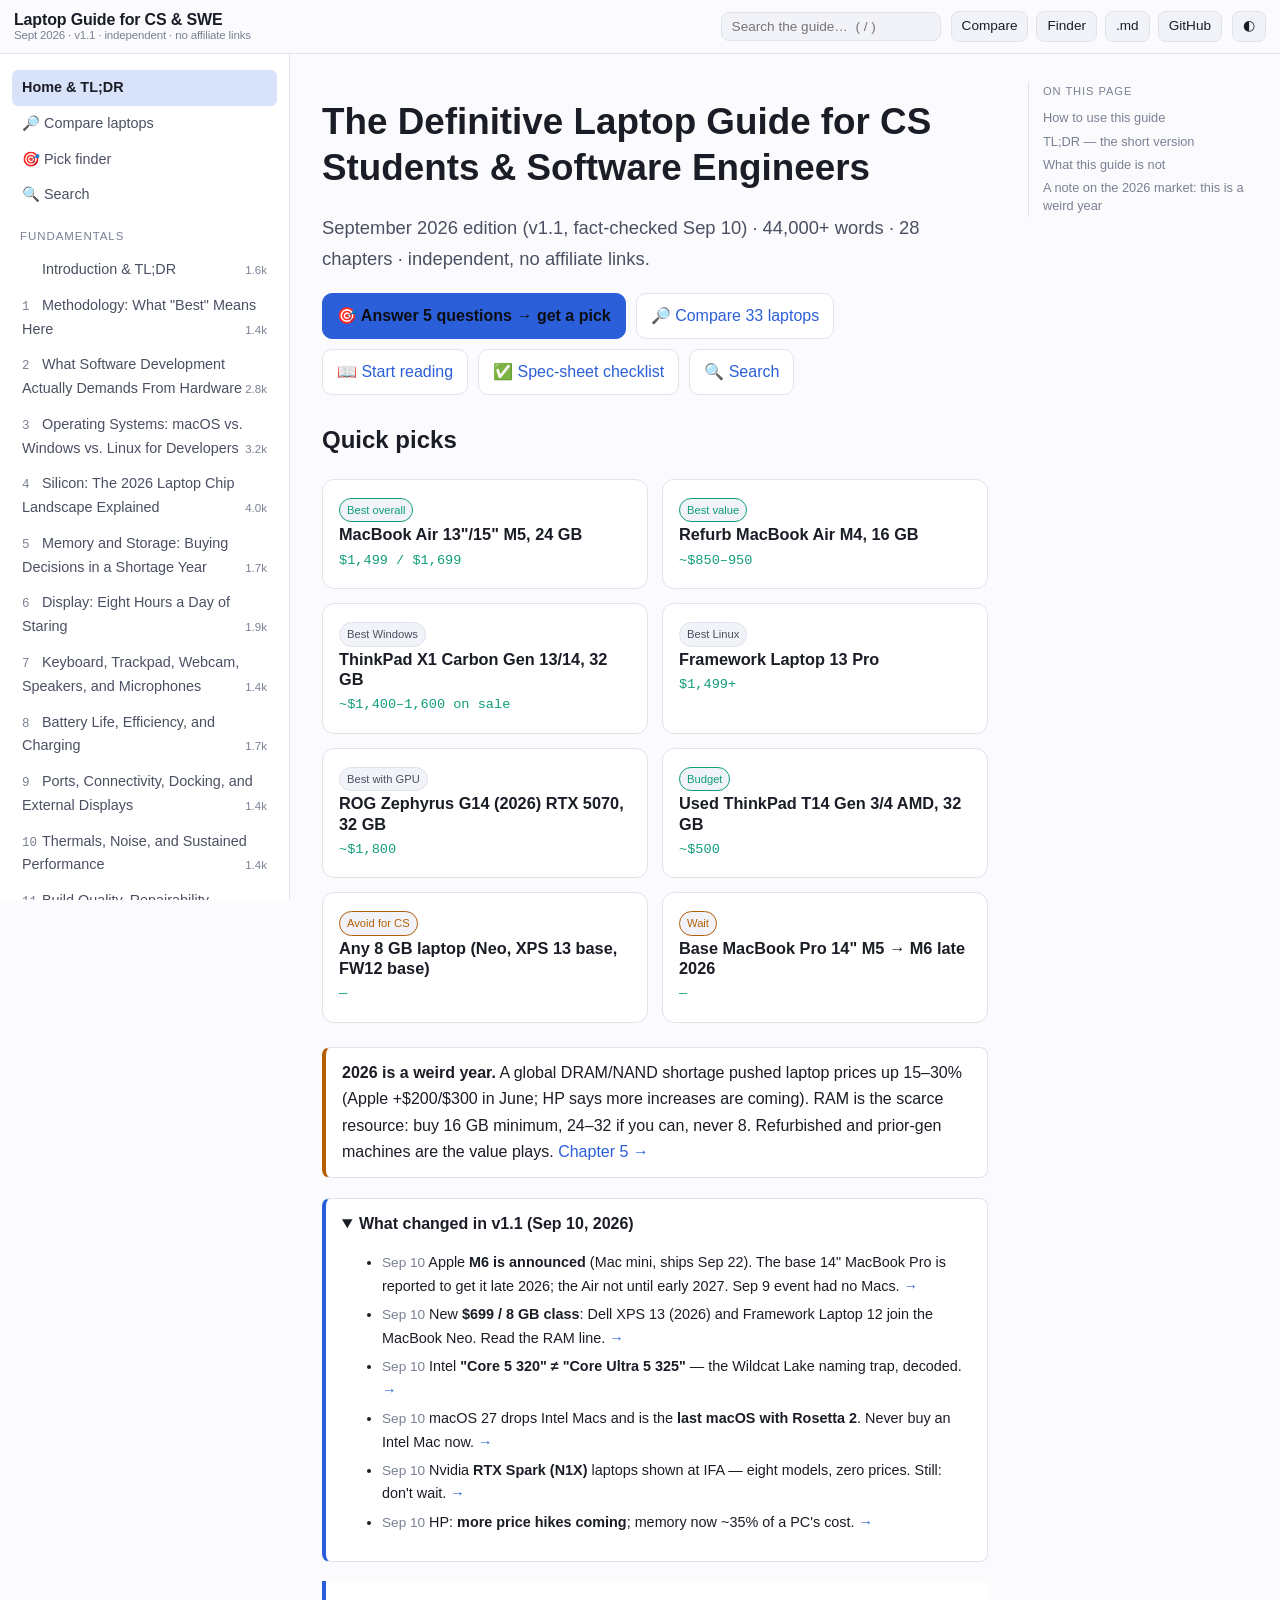
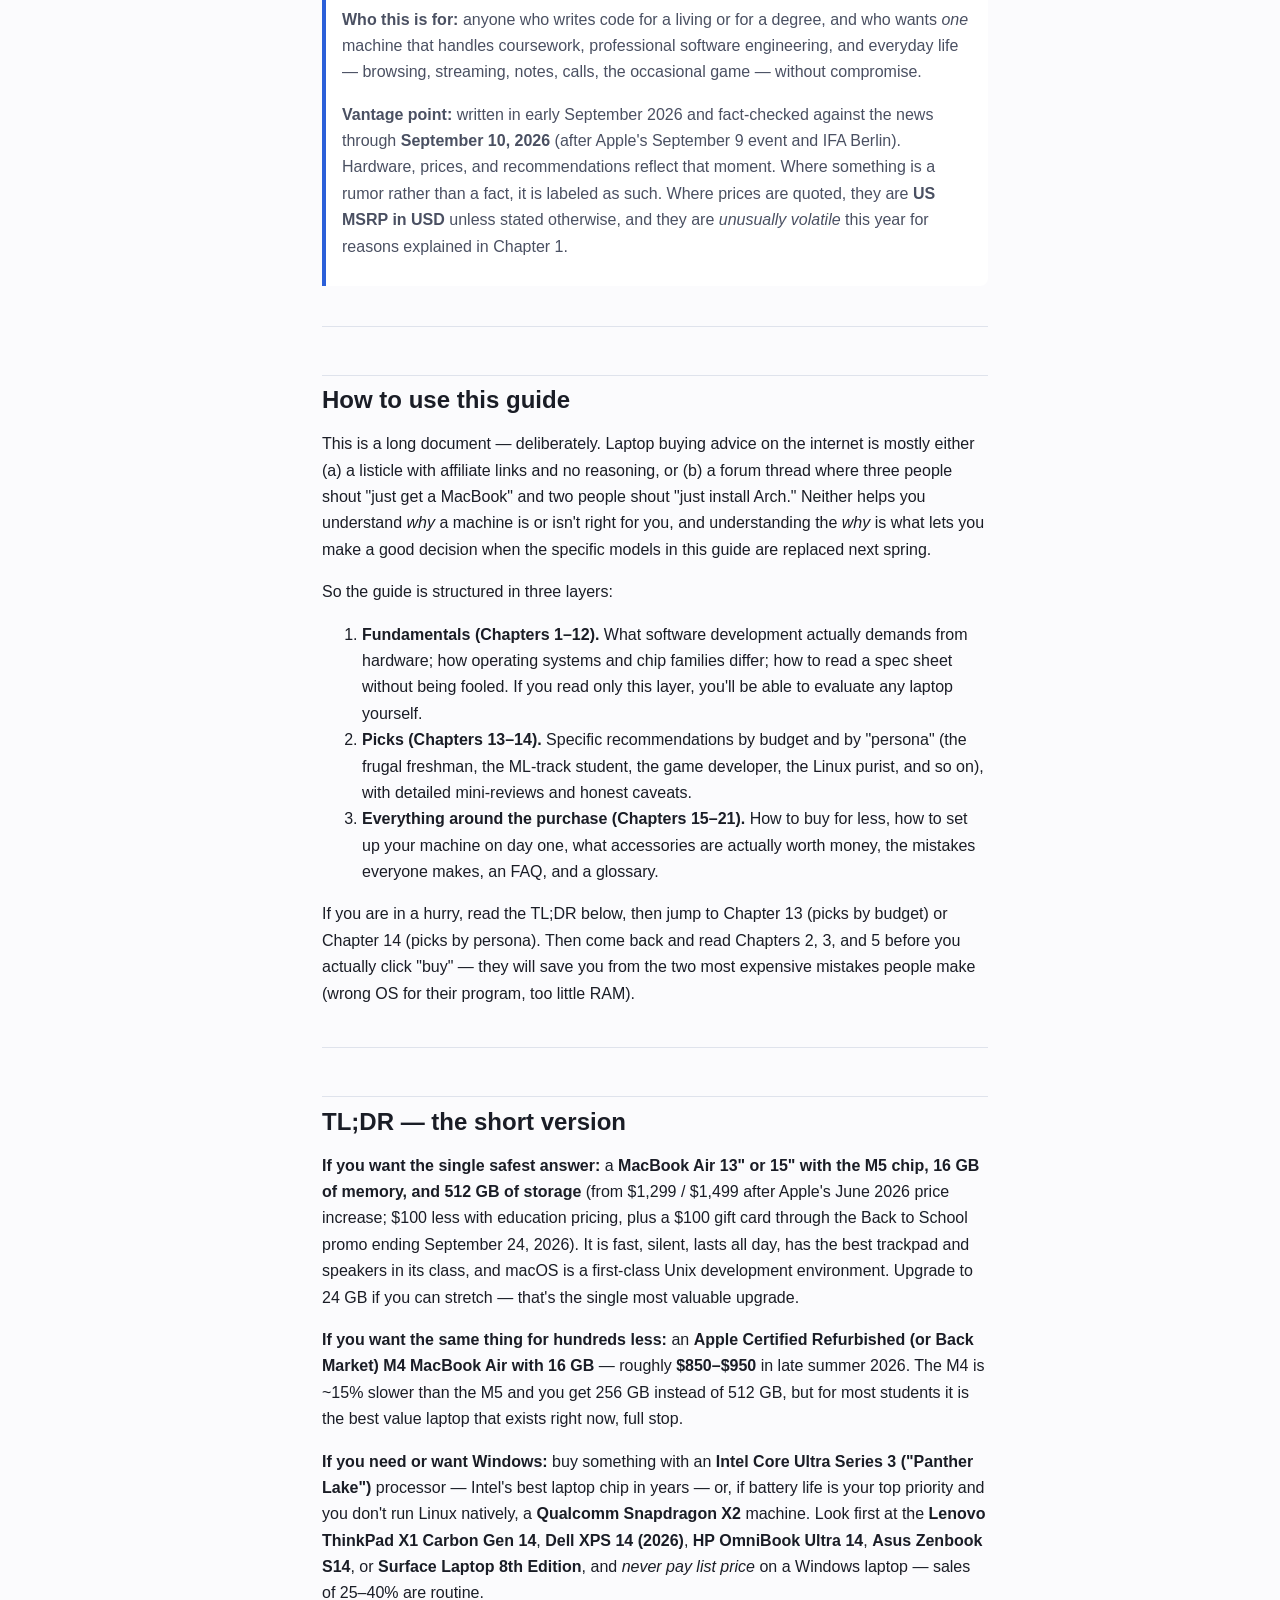
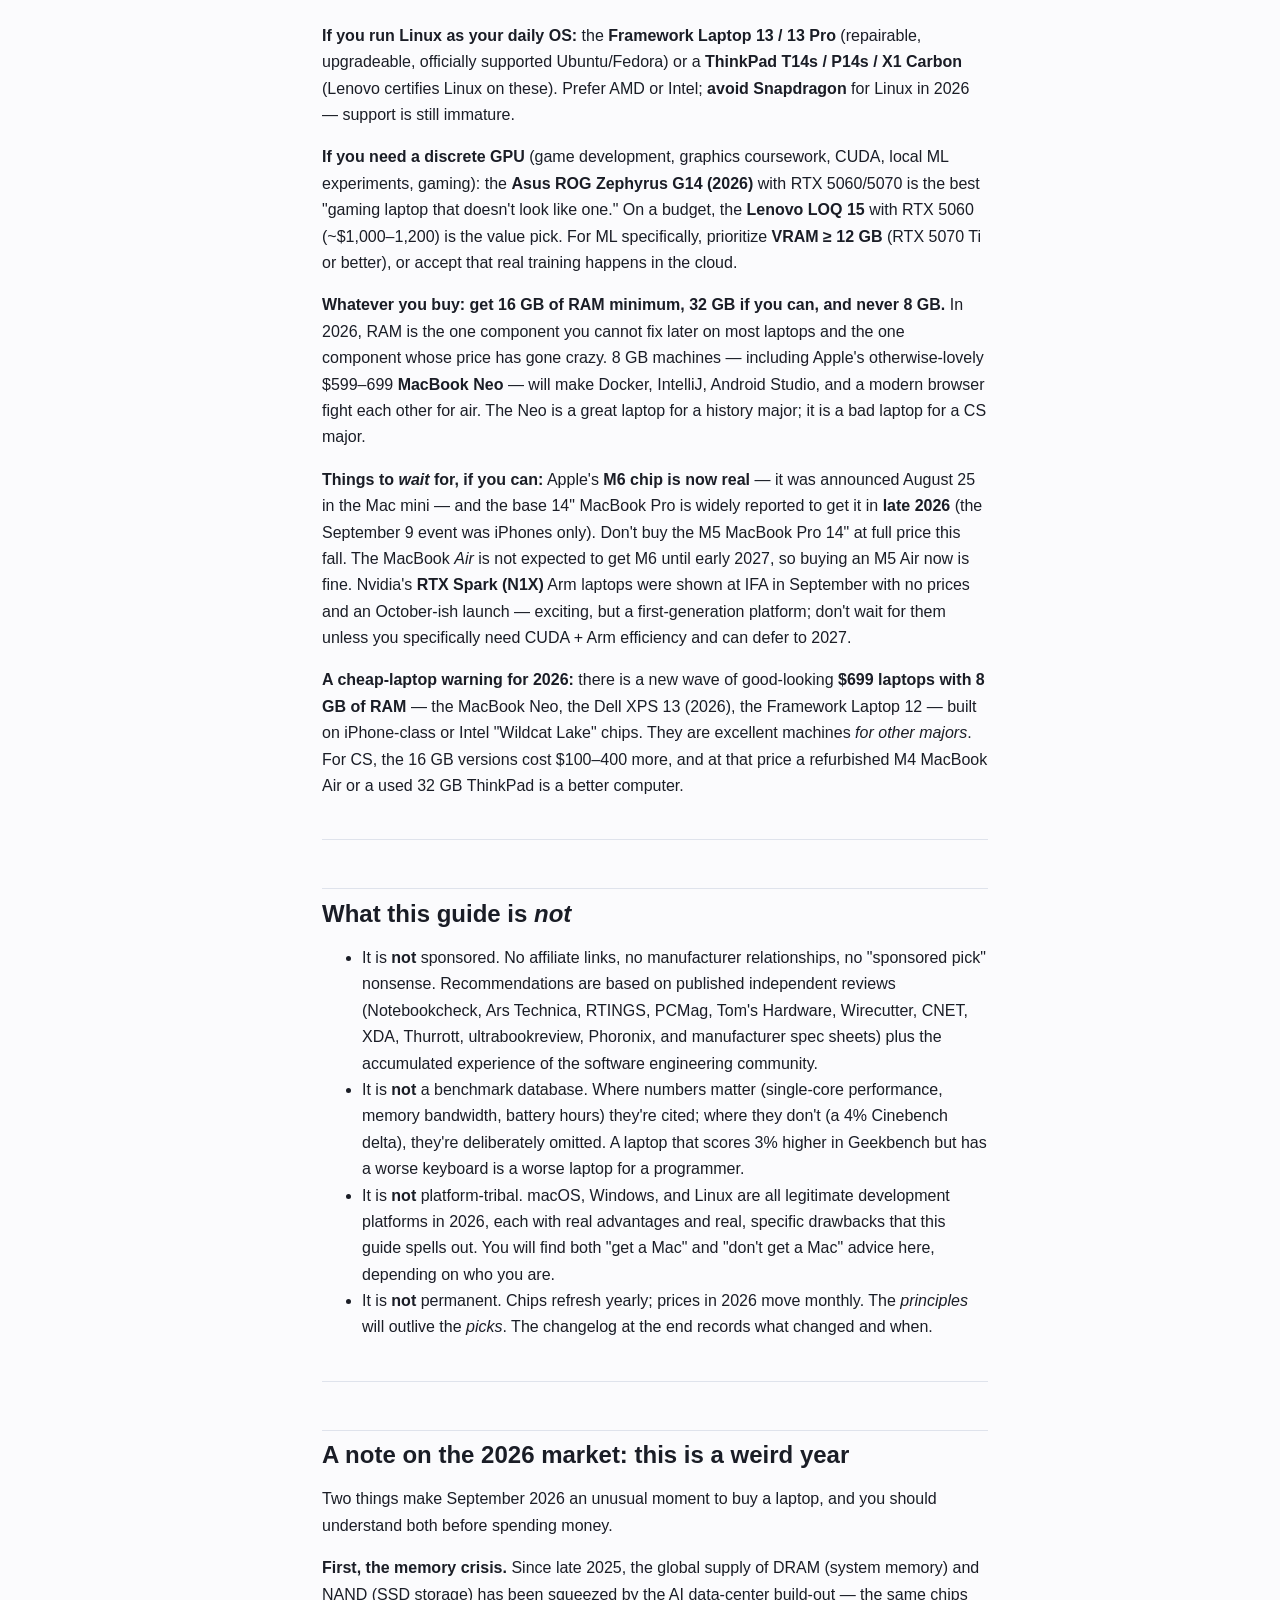
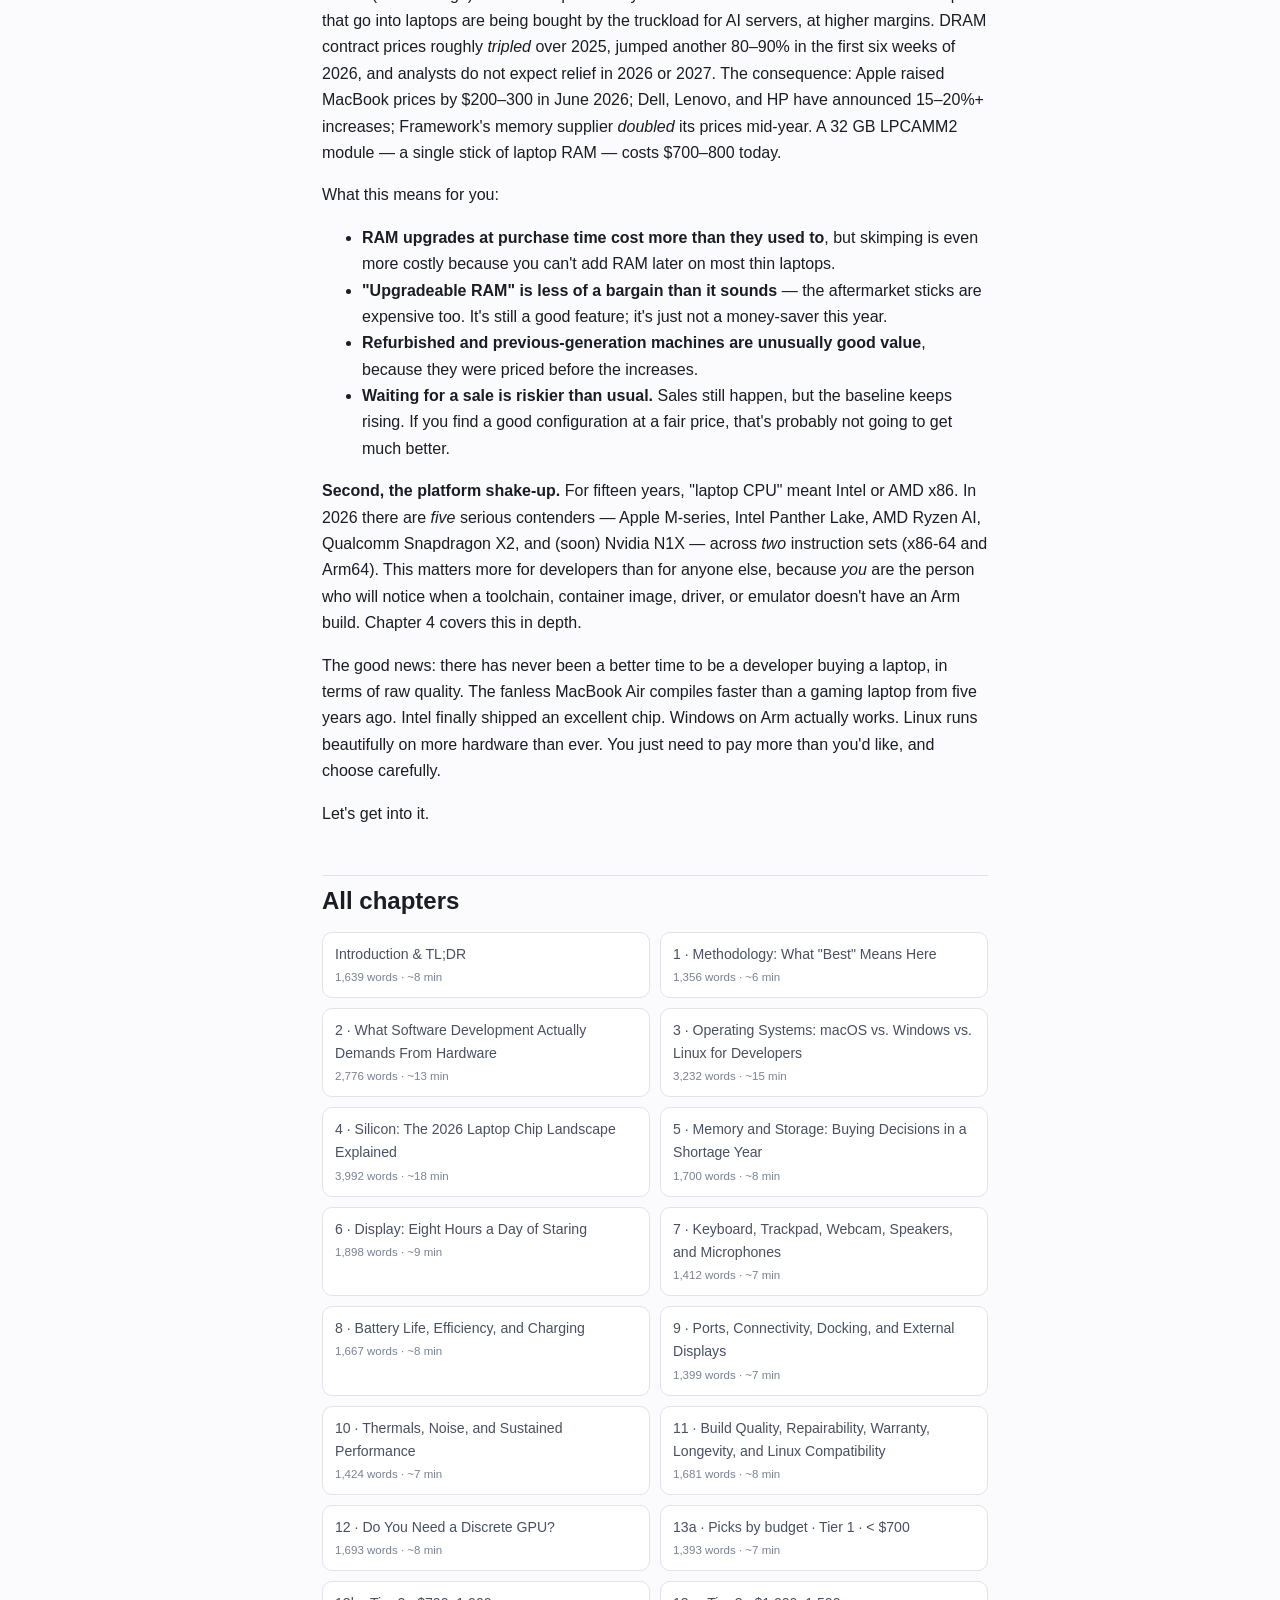
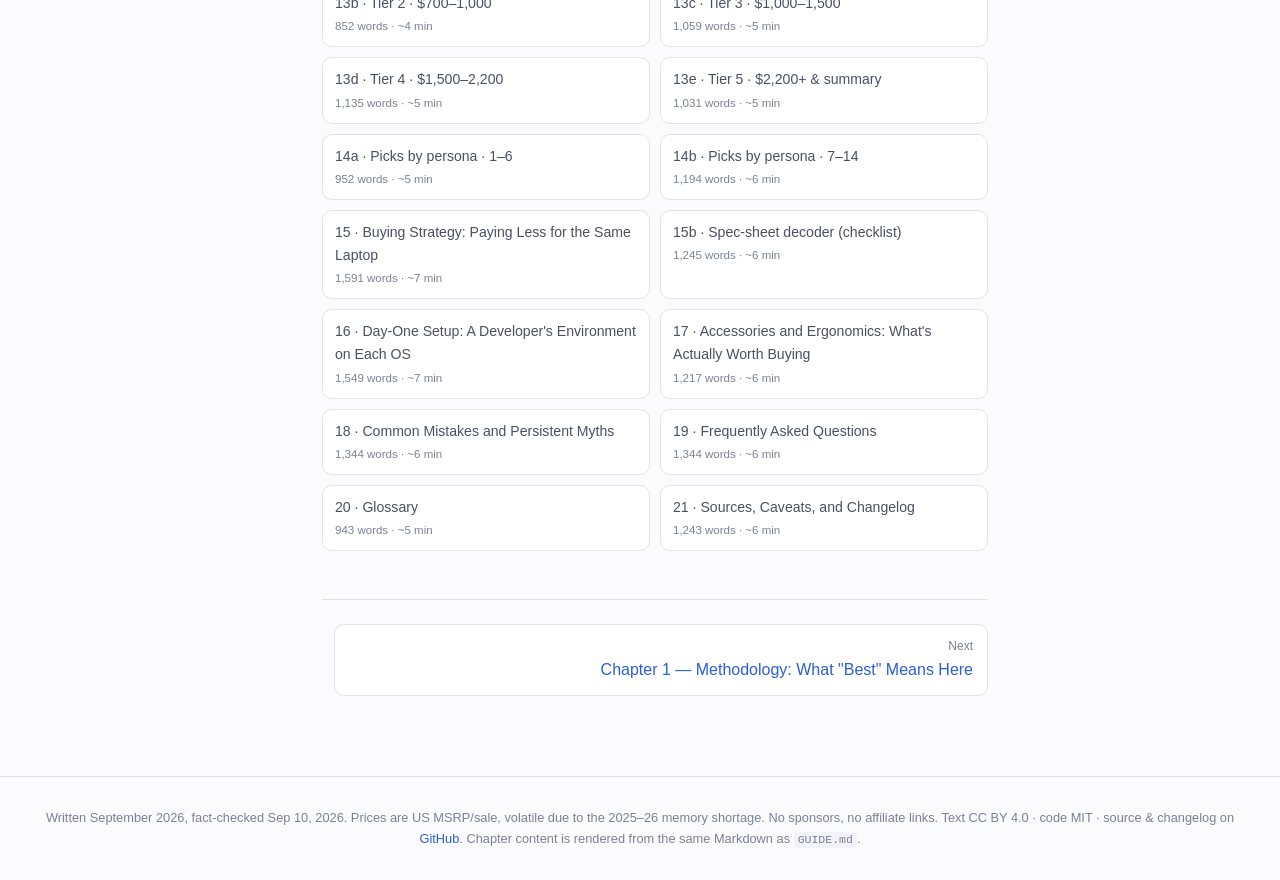
<file: index.html>
<!doctype html>
<html lang="en" data-theme="dark">
<head>
<meta charset="utf-8">
<meta name="viewport" content="width=device-width,initial-scale=1">
<title>The Definitive Laptop Guide for CS Students & Software Engineers (2026)</title>
<meta name="description" content="A 44,000-word, independent, in-depth guide to choosing a laptop for computer science study, software engineering, and daily use — September 2026 edition. Picks by budget and persona, interactive comparison of 33 laptops, no affiliate links.">
<meta name="color-scheme" content="dark light">
<meta name="theme-color" content="#0f1115">
<meta property="og:title" content="The Definitive Laptop Guide for CS Students & Software Engineers (2026)">
<meta property="og:description" content="Fundamentals, silicon deep dive, OS comparison, picks by budget and persona, interactive comparison tool. Independent, no affiliate links.">
<meta property="og:type" content="website">
<meta property="og:image" content="https://gorg667.github.io/laptop-research/og.svg">
<meta property="og:url" content="https://gorg667.github.io/laptop-research/">
<meta name="twitter:card" content="summary_large_image">
<link rel="canonical" href="https://gorg667.github.io/laptop-research/">
<link rel="icon" href="data:image/svg+xml,%3Csvg xmlns='http://www.w3.org/2000/svg' viewBox='0 0 100 100'%3E%3Crect width='100' height='100' rx='18' fill='%237aa2ff'/%3E%3Ctext x='50' y='68' font-size='58' text-anchor='middle' fill='%230f1115' font-family='monospace' font-weight='700'%3E%3E_%3C/text%3E%3C/svg%3E">
<link rel="stylesheet" href="css/style.css">
<script type="application/ld+json">
{"@context":"https://schema.org","@type":"Article","headline":"The Definitive Laptop Guide for CS Students & Software Engineers (September 2026 Edition)","datePublished":"2026-09-06","dateModified":"2026-09-10","author":{"@type":"Organization","name":"laptop-research"},"license":"https://creativecommons.org/licenses/by/4.0/","isAccessibleForFree":true}
</script>
</head>
<body>
<a class="skip" href="#app">Skip to content</a>
<header class="topbar">
  <button id="menuBtn" aria-label="Open chapter menu" aria-controls="side" aria-expanded="false">☰</button>
  <a class="brand" href="#/">Laptop Guide for CS &amp; SWE <small>Sept 2026 · v1.1 · independent · no affiliate links</small></a>
  <div class="spacer"></div>
  <form class="search" id="searchForm" role="search" autocomplete="off">
    <input id="searchBox" type="search" placeholder="Search the guide…  ( / )" aria-label="Search the guide">
  </form>
  <nav class="topnav" aria-label="Tools">
    <a class="btn" href="#/compare">Compare</a>
    <a class="btn" href="#/finder">Finder</a>
    <a class="btn hide-sm" href="GUIDE.md" id="mdLink" title="Full guide as a single Markdown file">.md</a>
    <a class="btn hide-sm" href="https://github.com/gorg667/laptop-research" target="_blank" rel="noopener">GitHub</a>
  </nav>
  <button id="themeBtn" aria-label="Toggle light/dark theme" title="Toggle theme">◐</button>
</header>

<div class="wrap">
  <nav class="side" id="side" aria-label="Chapters">
    <a href="#/" data-route="/">Home &amp; TL;DR</a>
    <a href="#/compare" data-route="/compare">🔎 Compare laptops</a>
    <a href="#/finder" data-route="/finder">🎯 Pick finder</a>
    <a href="#/search" data-route="/search" class="hide-lg">🔍 Search</a>
    <div class="grp">Fundamentals</div>
    <div id="navFund"></div>
    <div class="grp">The Picks</div>
    <div id="navPicks"></div>
    <div class="grp">Around the purchase</div>
    <div id="navRest"></div>
    <div class="grp">About</div>
    <a href="#/about" data-route="/about">Methodology, license, changelog</a>
  </nav>

  <main id="main">
    <article id="app" tabindex="-1"><p class="meta">Loading…</p>
      <noscript><p><b>This site needs JavaScript</b> to render the chapters. The complete guide is also available as plain Markdown: <a href="GUIDE.md">GUIDE.md</a>, or browse the <a href="content/">chapter files</a>.</p></noscript>
    </article>
    <aside class="toc" id="toc" aria-label="On this page"></aside>
  </main>
</div>

<button id="topBtn" aria-label="Back to top" title="Back to top">↑</button>

<footer>
  Written September 2026, fact-checked Sep 10, 2026. Prices are US MSRP/sale, volatile due to the 2025–26 memory shortage. No sponsors, no affiliate links.
  Text CC BY 4.0 · code MIT · source &amp; changelog on <a href="https://github.com/gorg667/laptop-research">GitHub</a>. Chapter content is rendered from the same Markdown as <code>GUIDE.md</code>.
</footer>

<script src="js/vendor/marked.min.js"></script>
<script src="js/tools.js"></script>
<script src="js/search.js"></script>
<script src="js/app.js"></script>
</body>
</html>
</file>
<file: css/style.css>
:root{
  --bg:#0f1115;--bg2:#161a22;--bg3:#1d2230;--fg:#e6e8ee;--fg2:#a9b0c0;--fg3:#7c8497;
  --accent:#7aa2ff;--accent2:#5ce0b8;--warn:#ffb86b;--danger:#ff7b8a;--border:#2a3040;
  --mono:ui-monospace,SFMono-Regular,Menlo,Consolas,monospace;
  --sans:-apple-system,BlinkMacSystemFont,"Segoe UI",Inter,Roboto,Helvetica,Arial,sans-serif;
  --maxw:820px;--sidew:290px;--tocw:220px;--topbar:54px;
}
[data-theme="light"]{
  --bg:#fbfbfd;--bg2:#ffffff;--bg3:#f1f3f8;--fg:#1a1d26;--fg2:#4a5062;--fg3:#7a8194;
  --accent:#2b5fd9;--accent2:#0f9d7a;--warn:#b45f06;--danger:#c72e46;--border:#dfe3ec;
}
*{box-sizing:border-box}
html{scroll-behavior:smooth}
@media (prefers-reduced-motion:reduce){html{scroll-behavior:auto}*{transition:none!important}}
body{margin:0;background:var(--bg);color:var(--fg);font:16px/1.65 var(--sans);-webkit-font-smoothing:antialiased}
a{color:var(--accent);text-decoration:none}a:hover{text-decoration:underline}
:focus-visible{outline:2px solid var(--accent);outline-offset:2px;border-radius:4px}
code,pre{font-family:var(--mono);font-size:.9em}
pre{background:var(--bg3);border:1px solid var(--border);border-radius:8px;padding:14px;overflow:auto}
code:not(pre code){background:var(--bg3);padding:.1em .35em;border-radius:4px}
blockquote{margin:1em 0;padding:.6em 1em;border-left:4px solid var(--accent);background:var(--bg2);border-radius:0 8px 8px 0;color:var(--fg2)}
hr{border:0;border-top:1px solid var(--border);margin:2.5em 0}
img{max-width:100%}
mark{background:color-mix(in srgb,var(--warn) 35%,transparent);color:inherit;border-radius:3px;padding:0 2px}
h1,h2,h3,h4{line-height:1.25;scroll-margin-top:calc(var(--topbar) + 16px)}
h1{font-size:2rem;margin:.2em 0 .6em}h2{font-size:1.5rem;margin:2em 0 .6em;padding-top:.4em;border-top:1px solid var(--border)}
h3{font-size:1.15rem;margin:1.6em 0 .5em}h4{font-size:1rem;margin:1.2em 0 .4em;color:var(--fg2)}
h2 .anchor,h3 .anchor{opacity:0;margin-left:.3em;font-weight:400;color:var(--fg3);font-size:.8em}
h2:hover .anchor,h3:hover .anchor{opacity:1}
table{border-collapse:collapse;width:100%;margin:1.2em 0;font-size:.92em}
th,td{border:1px solid var(--border);padding:.5em .7em;text-align:left;vertical-align:top}
th{background:var(--bg3);position:sticky;top:0}
tr:nth-child(even) td{background:color-mix(in srgb,var(--bg2) 60%,transparent)}
.tbl{overflow:auto;border:1px solid var(--border);border-radius:10px;margin:1.2em 0}
.tbl table{margin:0}
.skip{position:absolute;left:-999px;top:8px;background:var(--accent);color:#000;padding:8px 12px;border-radius:6px;z-index:100}
.skip:focus{left:8px}

/* layout */
.topbar{position:sticky;top:0;z-index:50;height:var(--topbar);background:color-mix(in srgb,var(--bg) 88%,transparent);backdrop-filter:blur(10px);border-bottom:1px solid var(--border);display:flex;align-items:center;gap:10px;padding:0 14px}
.topbar .brand{font-weight:700;letter-spacing:-.01em;color:var(--fg);white-space:nowrap;line-height:1.15}
.topbar .brand:hover{text-decoration:none}
.topbar .brand small{display:block;font-weight:400;color:var(--fg3);font-size:.72rem}
.topbar .spacer{flex:1}
.topbar button,.topbar a.btn{background:var(--bg3);color:var(--fg);border:1px solid var(--border);border-radius:8px;padding:6px 10px;cursor:pointer;font-size:.85rem;white-space:nowrap;line-height:1.2}
.topbar button:hover,.topbar a.btn:hover{border-color:var(--accent);text-decoration:none}
.topnav{display:flex;gap:8px}
.search{display:flex}
.search input{background:var(--bg3);color:var(--fg);border:1px solid var(--border);border-radius:8px;padding:6px 10px;font-size:.85rem;width:220px}
.search input:focus{border-color:var(--accent);outline:none;width:280px}
#menuBtn{display:none}
.wrap{display:grid;grid-template-columns:var(--sidew) 1fr;min-height:calc(100vh - var(--topbar))}
nav.side{border-right:1px solid var(--border);background:var(--bg2);padding:16px 12px;position:sticky;top:var(--topbar);height:calc(100vh - var(--topbar));overflow:auto}
nav.side .grp{font-size:.72rem;text-transform:uppercase;letter-spacing:.08em;color:var(--fg3);margin:14px 8px 6px}
nav.side a{display:block;padding:6px 10px;border-radius:6px;color:var(--fg2);font-size:.9rem}
nav.side a:hover{background:var(--bg3);text-decoration:none;color:var(--fg)}
nav.side a.active{background:color-mix(in srgb,var(--accent) 18%,transparent);color:var(--fg);font-weight:600}
nav.side .words{float:right;color:var(--fg3);font-size:.72rem;margin-top:3px}
nav.side .n{display:inline-block;width:1.6em;color:var(--fg3);font-size:.78rem;font-family:var(--mono)}
.hide-lg{display:none}
main{padding:28px 32px 80px;width:100%;margin:0 auto;display:grid;grid-template-columns:minmax(0,var(--maxw)) var(--tocw);gap:40px;max-width:calc(var(--maxw) + var(--tocw) + 104px)}
article{max-width:var(--maxw);min-width:0}
article:focus{outline:none}
.toc{position:sticky;top:calc(var(--topbar) + 24px);align-self:start;font-size:.8rem;max-height:calc(100vh - var(--topbar) - 48px);overflow:auto;padding-left:14px;border-left:1px solid var(--border)}
.toc:empty{display:none}
.toc .t{font-size:.7rem;text-transform:uppercase;letter-spacing:.08em;color:var(--fg3);margin-bottom:6px}
.toc a{display:block;color:var(--fg3);padding:3px 0;line-height:1.35}
.toc a.l3{padding-left:12px;font-size:.75rem}
.toc a:hover,.toc a.active{color:var(--fg);text-decoration:none}
.toc a.active{font-weight:600;color:var(--accent)}
.pager{display:flex;justify-content:space-between;gap:12px;margin-top:3em;padding-top:1.5em;border-top:1px solid var(--border)}
.pager a{flex:1;padding:12px 14px;border:1px solid var(--border);border-radius:10px;background:var(--bg2)}
.pager a small{display:block;color:var(--fg3);font-size:.75rem}
.pager a.next{text-align:right}
.meta{color:var(--fg3);font-size:.85rem;margin-bottom:1em}
.progress{position:fixed;left:0;top:0;height:3px;background:var(--accent);width:0;z-index:60;transition:width .1s linear}
#topBtn{position:fixed;right:18px;bottom:18px;width:40px;height:40px;border-radius:50%;border:1px solid var(--border);background:var(--bg2);color:var(--fg);cursor:pointer;opacity:0;pointer-events:none;transition:opacity .2s;z-index:45;font-size:1.1rem}
#topBtn.show{opacity:1;pointer-events:auto}

/* home */
.hero{padding:10px 0 20px}
.hero h1{font-size:2.3rem}
.hero p.lead{font-size:1.15rem;color:var(--fg2)}
.hero .btns{display:flex;flex-wrap:wrap;gap:10px}
.hero .btns a{padding:9px 14px;border-radius:10px;border:1px solid var(--border);background:var(--bg2)}
.hero .btns a.primary{background:var(--accent);color:#0b0d12;border-color:var(--accent);font-weight:600}
.hero .btns a:hover{text-decoration:none;border-color:var(--accent)}
.cards{display:grid;grid-template-columns:repeat(auto-fill,minmax(230px,1fr));gap:14px;margin:1.5em 0}
.card{background:var(--bg2);border:1px solid var(--border);border-radius:12px;padding:16px;display:block;color:inherit}
.card:hover{border-color:var(--accent);text-decoration:none}
.card h3{margin:0 0 .3em;font-size:1.02rem}
.card p{margin:0;color:var(--fg2);font-size:.9rem}
.card .price{color:var(--accent2);font-family:var(--mono);font-size:.85rem}
.badge{display:inline-block;font-size:.7rem;padding:2px 7px;border-radius:999px;background:var(--bg3);border:1px solid var(--border);color:var(--fg2);margin:2px 4px 2px 0}
.badge.warn{border-color:var(--warn);color:var(--warn)}
.badge.good{border-color:var(--accent2);color:var(--accent2)}
.callout{background:var(--bg2);border:1px solid var(--border);border-left:4px solid var(--warn);border-radius:8px;padding:12px 16px;margin:1.2em 0}
.callout.info{border-left-color:var(--accent)}
.chapters{display:grid;grid-template-columns:repeat(auto-fill,minmax(240px,1fr));gap:10px;margin:1em 0 2em}
.chapters a{display:block;padding:10px 12px;border:1px solid var(--border);border-radius:10px;background:var(--bg2);color:var(--fg2);font-size:.88rem}
.chapters a:hover{border-color:var(--accent);text-decoration:none;color:var(--fg)}
.chapters a small{display:block;color:var(--fg3);font-size:.72rem;margin-top:2px}
.whatsnew{font-size:.9rem}
.whatsnew li{margin:.3em 0}

/* compare tool */
.filters{display:grid;grid-template-columns:repeat(auto-fill,minmax(170px,1fr));gap:10px;margin:1em 0;background:var(--bg2);border:1px solid var(--border);border-radius:12px;padding:14px}
.filters label{display:flex;flex-direction:column;font-size:.78rem;color:var(--fg3);gap:4px}
.filters select,.filters input{background:var(--bg3);color:var(--fg);border:1px solid var(--border);border-radius:6px;padding:6px 8px;font-size:.88rem;font-family:inherit}
.filters .chk{flex-direction:row;align-items:center;gap:8px;font-size:.85rem;color:var(--fg2);align-self:end;padding-bottom:6px}
.filters .reset{align-self:end;background:none;border:1px solid var(--border);color:var(--fg2);border-radius:6px;padding:6px 10px;cursor:pointer;font-size:.82rem}
.toolbar{display:flex;justify-content:space-between;align-items:center;flex-wrap:wrap;gap:8px}
.count{color:var(--fg3);font-size:.85rem;margin:.4em 0}
.grid{display:grid;grid-template-columns:repeat(auto-fill,minmax(300px,1fr));gap:14px}
.lp{background:var(--bg2);border:1px solid var(--border);border-radius:12px;padding:16px;display:flex;flex-direction:column;gap:8px;position:relative}
.lp.sel{border-color:var(--accent);box-shadow:0 0 0 1px var(--accent)}
.lp h3{margin:0;font-size:1.02rem;padding-right:70px}
.lp .brand{color:var(--fg3);font-size:.78rem;text-transform:uppercase;letter-spacing:.06em}
.lp .row{display:flex;justify-content:space-between;gap:8px;font-size:.85rem;color:var(--fg2)}
.lp .row b{color:var(--fg)}
.lp .price{font-family:var(--mono);color:var(--accent2)}
.lp .price small{color:var(--fg3)}
.lp .verdict{font-size:.9rem;border-top:1px dashed var(--border);padding-top:8px}
.lp .pc{font-size:.82rem;color:var(--fg2)}
.lp .pc b{color:var(--accent2)}.lp .pc b.c{color:var(--danger)}
.lp .cmp{position:absolute;right:12px;top:12px;font-size:.75rem;display:flex;align-items:center;gap:4px;color:var(--fg3);cursor:pointer;user-select:none}
.lp .cmp input{accent-color:var(--accent)}
.lp .ch{font-size:.78rem}
.stars{font-size:.8rem;color:var(--fg3);display:grid;grid-template-columns:1fr 1fr;gap:2px 10px}
.stars span b{color:var(--warn);letter-spacing:-1px}
.tbl th[data-k]{cursor:pointer;user-select:none;white-space:nowrap}
.tbl th.sorted::after{content:" ▾";color:var(--accent)}
.tbl th.sorted.asc::after{content:" ▴"}
.tbl.wide table{min-width:1100px}
.view-toggle button{background:var(--bg3);color:var(--fg2);border:1px solid var(--border);padding:5px 10px;border-radius:6px;cursor:pointer;font-size:.82rem}
.view-toggle button.on{color:var(--fg);border-color:var(--accent)}
.cmpbar{position:sticky;bottom:0;z-index:30;background:color-mix(in srgb,var(--bg2) 92%,transparent);backdrop-filter:blur(8px);border:1px solid var(--border);border-radius:12px;padding:10px 14px;margin-top:14px;display:flex;align-items:center;gap:10px;flex-wrap:wrap;font-size:.85rem}
.cmpbar .btn{background:var(--accent);color:#0b0d12;border:0;border-radius:8px;padding:7px 12px;font-weight:600;cursor:pointer}
.cmpbar .btn[disabled]{opacity:.4;cursor:default}
.cmpbar .x{background:none;border:1px solid var(--border);color:var(--fg2);border-radius:999px;padding:2px 8px;cursor:pointer;font-size:.75rem}
.sbs{overflow:auto;border:1px solid var(--border);border-radius:10px;margin:1em 0}
.sbs table{margin:0;min-width:600px}
.sbs th:first-child,.sbs td:first-child{position:sticky;left:0;background:var(--bg2);z-index:1;font-weight:600;color:var(--fg2);white-space:nowrap}
.sbs th{background:var(--bg3);position:static}
.sbs td.best{color:var(--accent2);font-weight:600}
.sbs .st b{color:var(--warn);letter-spacing:-1px}

/* quiz */
.quiz{background:var(--bg2);border:1px solid var(--border);border-radius:12px;padding:18px;margin:1em 0}
.quiz .q{margin:.8em 0}
.quiz .q label{display:block;font-weight:600;margin-bottom:6px}
.quiz .opts{display:flex;flex-wrap:wrap;gap:8px}
.quiz .opts button{background:var(--bg3);color:var(--fg2);border:1px solid var(--border);border-radius:999px;padding:6px 12px;cursor:pointer;font-size:.88rem;font-family:inherit}
.quiz .opts button.on{border-color:var(--accent);color:var(--fg);background:color-mix(in srgb,var(--accent) 15%,transparent)}
.quiz .result{margin-top:1em;padding-top:1em;border-top:1px solid var(--border)}
.quiz .actions{display:flex;gap:8px;flex-wrap:wrap;margin-top:.6em}
.quiz .actions button{background:var(--bg3);color:var(--fg2);border:1px solid var(--border);border-radius:8px;padding:6px 12px;cursor:pointer;font-size:.85rem;font-family:inherit}

/* search results */
.hit{padding:12px 0;border-bottom:1px solid var(--border)}
.hit h3{margin:0 0 .2em;font-size:1rem}
.hit p{margin:0;color:var(--fg2);font-size:.9rem}
.hit small{color:var(--fg3)}

footer{color:var(--fg3);font-size:.8rem;padding:30px 32px;border-top:1px solid var(--border);text-align:center}

@media (max-width:1180px){
  main{grid-template-columns:minmax(0,var(--maxw));max-width:calc(var(--maxw) + 64px)}
  .toc{display:none}
}
@media (max-width:900px){
  .wrap{grid-template-columns:1fr}
  nav.side{position:fixed;left:0;top:var(--topbar);width:min(85vw,320px);transform:translateX(-100%);transition:transform .2s;z-index:40;box-shadow:0 0 30px rgba(0,0,0,.4)}
  nav.side.open{transform:none}
  #menuBtn{display:inline-block}
  main{padding:20px 16px 60px}
  .hero h1{font-size:1.7rem}
  .search input{width:150px}.search input:focus{width:170px}
}
@media (max-width:720px){
  .topbar{gap:8px;padding:0 10px}
  .topbar .brand small{display:none}
  .topbar .brand{font-size:.95rem}
  .search{display:none}
  .hide-lg{display:block}
  .hide-sm{display:none}
}
@media (max-width:420px){
  .topbar .brand{font-size:.85rem}
  .topnav a.btn{padding:6px 8px;font-size:.8rem}
}
@media print{.topbar,nav.side,.pager,footer,.toc,#topBtn,.progress{display:none}main{max-width:none;display:block;padding:0}body{background:#fff;color:#000}a{color:#000}.lp,.card{break-inside:avoid}}
</file>
